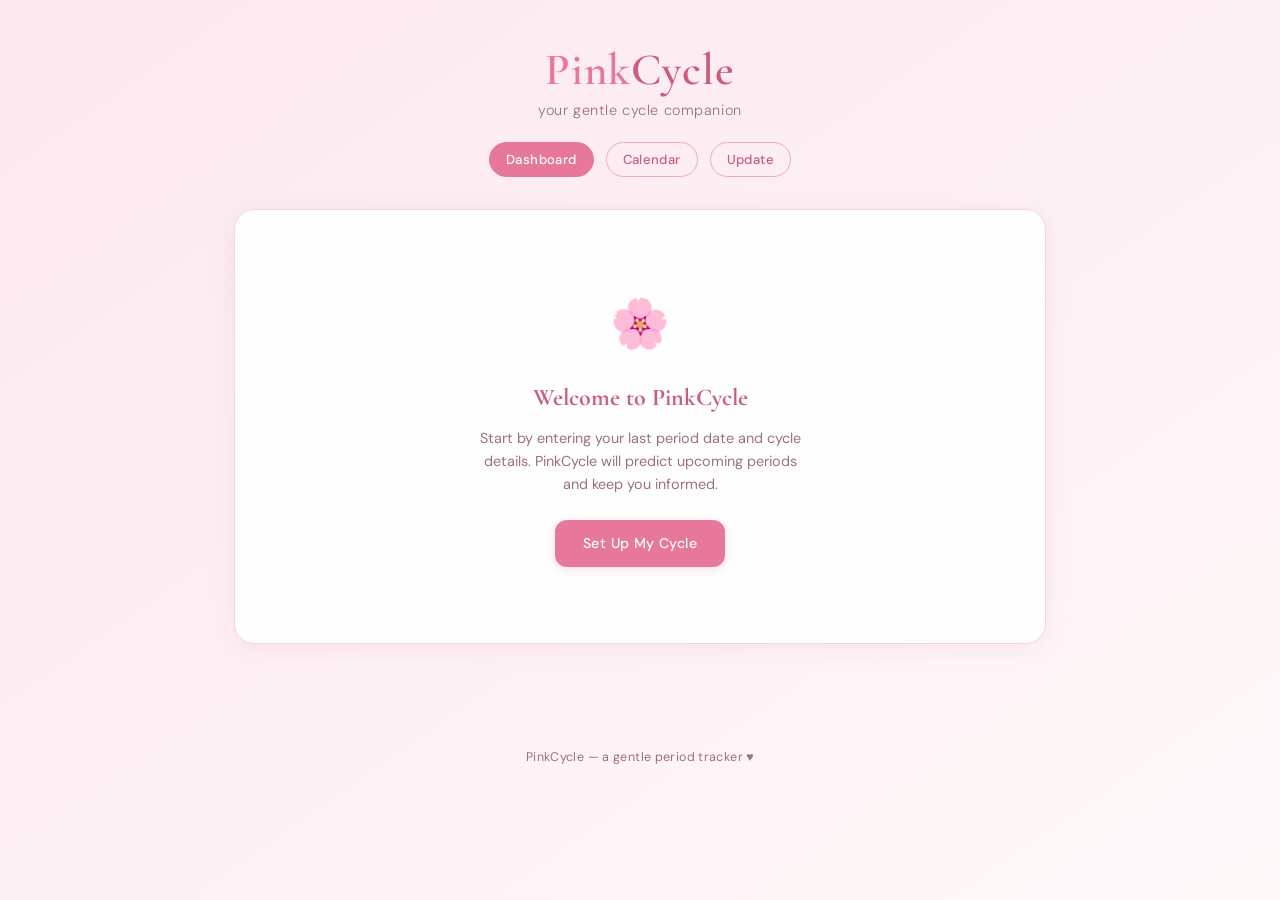
<file: index.html>
<!DOCTYPE html>
<html lang="en">
<head>
  <meta charset="UTF-8" />
  <meta name="viewport" content="width=device-width, initial-scale=1.0" />
  <title>PinkCycle — Dashboard</title>
 <link rel="stylesheet" href="styles.css">
</head>
<body>

  <!-- ═══ HEADER ═══════════════════════════════════════════════ -->
  <header class="site-header">
    <div class="logo">Pink<span>Cycle</span></div>
    <p class="tagline">your gentle cycle companion</p>

    <nav class="site-nav" aria-label="Main navigation">
      <a href="index.html" class="active">Dashboard</a>
      <a href="calendar.html">Calendar</a>
      <a href="update.html">Update</a>
    </nav>
  </header>

  <!-- ═══ MAIN CONTENT ═════════════════════════════════════════ -->
  <main class="wrapper">

    <!-- ── EMPTY STATE (shown when no data is saved yet) ─────── -->
    <!--
      This section is visible by default.
      dashboard.js will hide it once it finds data in localStorage.
    -->
    <div id="empty-state" class="card">
      <div class="empty-state">
        <span class="empty-icon" aria-hidden="true">🌸</span>
        <h2>Welcome to PinkCycle</h2>
        <p>
          Start by entering your last period date and cycle details.
          PinkCycle will predict upcoming periods and keep you informed.
        </p>
        <a href="update.html" class="btn btn-primary">Set Up My Cycle</a>
      </div>
    </div>

    <!-- ── DASHBOARD CONTENT (hidden until data is loaded) ────── -->
    <!--
      dashboard.js will remove the 'hidden' class when data exists.
    -->
    <div id="dashboard-content" class="hidden">

      <!-- Countdown card -->
      <div class="card">
        <div class="card-title">Next Period</div>
        <p class="card-subtitle">Predicted based on your cycle details</p>

        <div class="countdown-wrap">

          <!-- Circular countdown ring -->
          <!--
            The ring is a circle div with a CSS conic-gradient background.
            dashboard.js updates the gradient dynamically via JavaScript.
            The white inner circle (created via ::before pseudo-element
            in CSS) creates the "donut hole" effect.
          -->
          <div class="circle-container" aria-hidden="true">
            <div class="circle-ring" id="countdown-ring">
              <div class="circle-inner">
                <span class="circle-days" id="countdown-days">—</span>
                <span class="circle-label">days left</span>
              </div>
            </div>
          </div>

          <!-- Next period info -->
          <div class="countdown-info">
            <p class="next-date-label">Expected start</p>
            <p class="next-date-value" id="next-date">Loading…</p>

            <div class="cycle-meta" aria-label="Cycle details">
              <span>Cycle length: <strong><span id="meta-cycle-length">—</span> days</strong></span>
              <span>Period lasts: <strong><span id="meta-period-duration">—</span> days</strong></span>
              <span>Last started: <strong><span id="meta-last-start">—</span></strong></span>
            </div>
          </div>

        </div>

        <!-- Navigation buttons -->
        <div class="btn-group">
          <a href="calendar.html" class="btn btn-primary">View Calendar</a>
          <a href="update.html"   class="btn btn-secondary">Update Period</a>
        </div>
      </div>

    </div><!-- /#dashboard-content -->

  </main>

  <!-- ═══ FOOTER ════════════════════════════════════════════════ -->
  <footer class="site-footer">
    <p>PinkCycle &mdash; a gentle period tracker &hearts;</p>
  </footer>

  <!--
    ES6 module script — must include type="module" so the browser
    understands import/export syntax.
    The script is at the bottom so the DOM is ready when it runs.
  -->
  <script type="module" src="dashboard.js"></script>

</body>
</html>
</file>
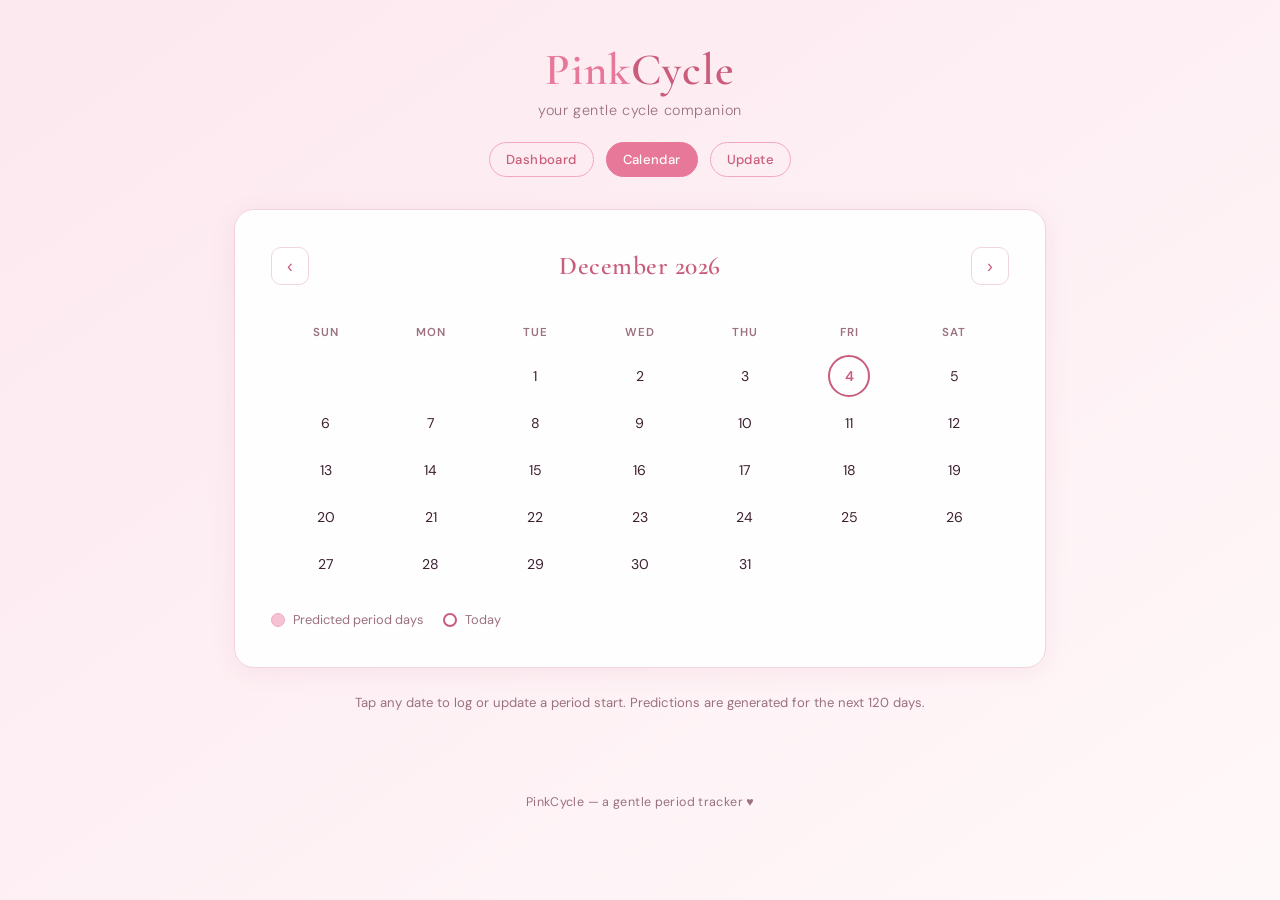
<file: calendar.html>
<!DOCTYPE html>
<html lang="en">
<head>
  <meta charset="UTF-8" />
  <meta name="viewport" content="width=device-width, initial-scale=1.0" />
  <title>PinkCycle — Calendar</title>
 <link rel="stylesheet" href="styles.css">
</head>
<body>

  <!-- ═══ HEADER ═══════════════════════════════════════════════ -->
  <header class="site-header">
    <div class="logo">Pink<span>Cycle</span></div>
    <p class="tagline">your gentle cycle companion</p>

    <nav class="site-nav" aria-label="Main navigation">
      <a href="index.html">Dashboard</a>
      <a href="calendar.html" class="active">Calendar</a>
      <a href="update.html">Update</a>
    </nav>
  </header>

  <!-- ═══ MAIN CONTENT ═════════════════════════════════════════ -->
  <main class="wrapper">

    <div class="card">

      <!-- Month navigation header -->
      <div class="calendar-header">
        <button
          id="prev-month"
          class="cal-nav-btn"
          aria-label="Previous month"
        >&#8249;</button>

        <!-- calendar.js will update this text -->
        <h2 class="month-label" id="month-label">Loading…</h2>

        <button
          id="next-month"
          class="cal-nav-btn"
          aria-label="Next month"
        >&#8250;</button>
      </div>

      <!--
        The calendar is a <table> for semantic correctness
        (days of week in <thead>, day cells in <tbody>).
        calendar.js dynamically builds the <tbody> content.
      -->
      <table class="calendar-grid" role="grid" aria-label="Period prediction calendar">

        <!-- Days of the week header row -->
        <thead>
          <tr>
            <th scope="col" abbr="Sunday">Sun</th>
            <th scope="col" abbr="Monday">Mon</th>
            <th scope="col" abbr="Tuesday">Tue</th>
            <th scope="col" abbr="Wednesday">Wed</th>
            <th scope="col" abbr="Thursday">Thu</th>
            <th scope="col" abbr="Friday">Fri</th>
            <th scope="col" abbr="Saturday">Sat</th>
          </tr>
        </thead>

        <!-- calendar.js fills this in dynamically -->
        <tbody id="calendar-body">
          <!-- Day cells are generated by JavaScript -->
        </tbody>

      </table>

      <!-- Legend explaining the colour coding -->
      <div class="cal-legend" aria-label="Calendar legend">
        <div class="cal-legend-item">
          <div class="cal-legend-dot dot-period"></div>
          <span>Predicted period days</span>
        </div>
        <div class="cal-legend-item">
          <div class="cal-legend-dot dot-today"></div>
          <span>Today</span>
        </div>
      </div>

    </div><!-- /.card -->

    <!-- Tip: shown below the calendar -->
    <p class="text-center" style="font-size:0.82rem; color: var(--color-text-muted); margin-top: 4px;">
      Tap any date to log or update a period start.
      Predictions are generated for the next 120 days.
    </p>

  </main>

  <!-- ═══ FOOTER ════════════════════════════════════════════════ -->
  <footer class="site-footer">
    <p>PinkCycle &mdash; a gentle period tracker &hearts;</p>
  </footer>

  <script type="module" src="calendar.js"></script>

</body>
</html>
</file>
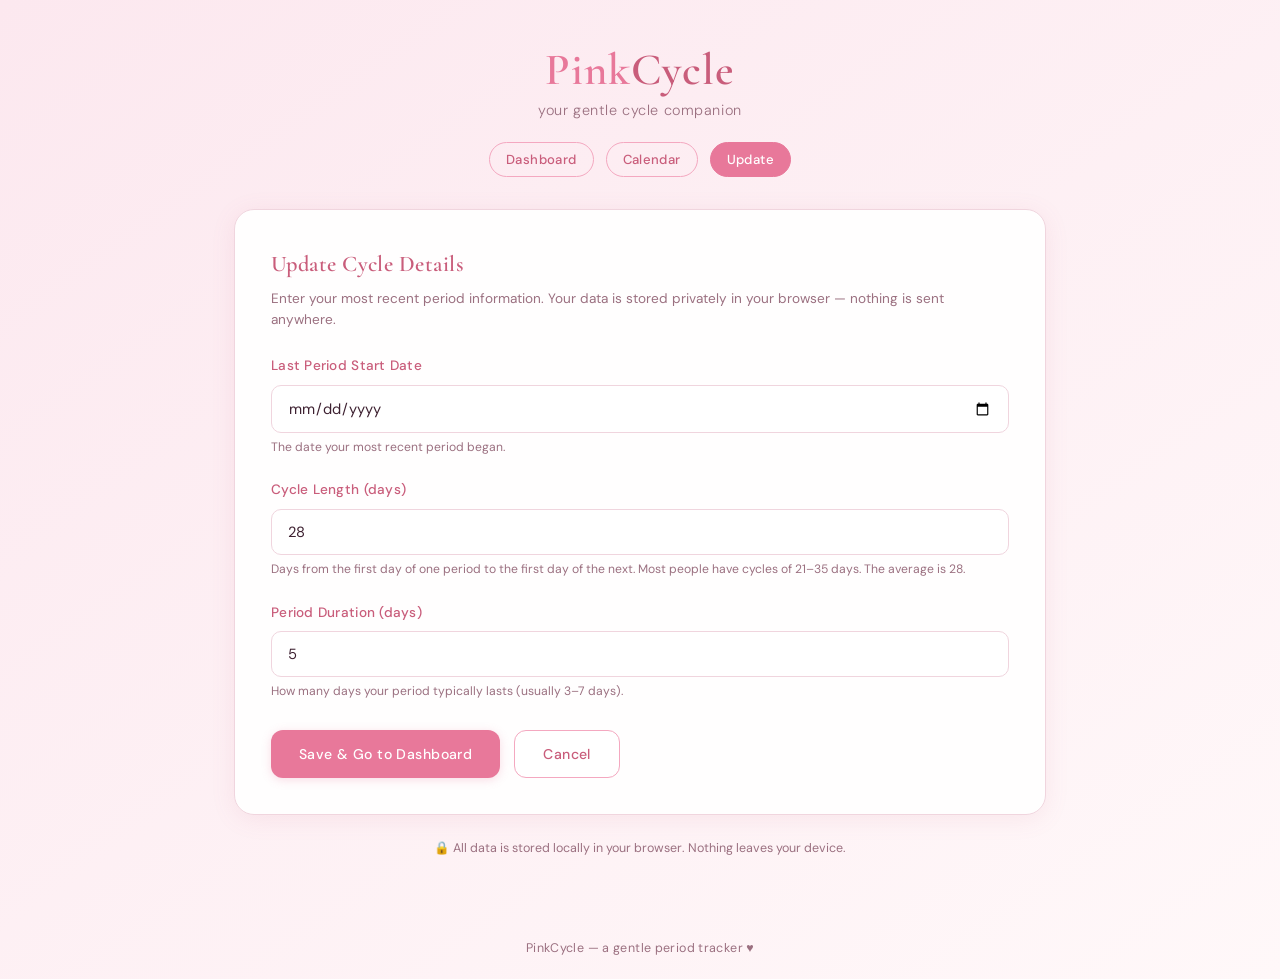
<file: update.html>
<!DOCTYPE html>
<html lang="en">
<head>
  <meta charset="UTF-8" />
  <meta name="viewport" content="width=device-width, initial-scale=1.0" />
  <title>PinkCycle — Update Cycle</title>
  <link rel="stylesheet" href="styles.css">
</head>
<body>

  <!-- ═══ HEADER ═══════════════════════════════════════════════ -->
  <header class="site-header">
    <div class="logo">Pink<span>Cycle</span></div>
    <p class="tagline">your gentle cycle companion</p>

    <nav class="site-nav" aria-label="Main navigation">
      <a href="index.html">Dashboard</a>
      <a href="calendar.html">Calendar</a>
      <a href="update.html" class="active">Update</a>
    </nav>
  </header>

  <!-- ═══ MAIN CONTENT ═════════════════════════════════════════ -->
  <main class="wrapper">

    <div class="card">
      <h1 class="card-title">Update Cycle Details</h1>
      <p class="card-subtitle">
        Enter your most recent period information. Your data is stored
        privately in your browser — nothing is sent anywhere.
      </p>

      <!-- Error message (hidden by default, shown on validation failure) -->
      <div
        id="form-error"
        role="alert"
        style="
          display: none;
          background: #fdecea;
          border: 1.5px solid #f1a8a0;
          border-radius: 12px;
          padding: 12px 18px;
          font-size: 0.86rem;
          color: #8b2a20;
          margin-bottom: 18px;
        "
      ></div>

      <!--
        The form uses id="update-form" so update.js can attach
        a submit event listener without inline JS.
        We use a <form> for semantic HTML and accessibility.
      -->
      <form id="update-form" novalidate>

        <!-- Field 1: Last period start date -->
        <div class="form-group">
          <label class="form-label" for="last-period-start">
            Last Period Start Date
          </label>
          <input
            class="form-input"
            type="date"
            id="last-period-start"
            name="last-period-start"
            required
            aria-required="true"
            aria-describedby="hint-date"
          />
          <span class="form-hint" id="hint-date">
            The date your most recent period began.
          </span>
        </div>

        <!-- Field 2: Cycle length -->
        <div class="form-group">
          <label class="form-label" for="cycle-length">
            Cycle Length (days)
          </label>
          <input
            class="form-input"
            type="number"
            id="cycle-length"
            name="cycle-length"
            min="15"
            max="60"
            value="28"
            required
            aria-required="true"
            aria-describedby="hint-cycle"
          />
          <span class="form-hint" id="hint-cycle">
            Days from the first day of one period to the first day of the next.
            Most people have cycles of 21–35 days. The average is 28.
          </span>
        </div>

        <!-- Field 3: Period duration -->
        <div class="form-group">
          <label class="form-label" for="period-duration">
            Period Duration (days)
          </label>
          <input
            class="form-input"
            type="number"
            id="period-duration"
            name="period-duration"
            min="1"
            max="15"
            value="5"
            required
            aria-required="true"
            aria-describedby="hint-duration"
          />
          <span class="form-hint" id="hint-duration">
            How many days your period typically lasts (usually 3–7 days).
          </span>
        </div>

        <!-- Action buttons -->
        <div class="btn-group">
          <!--
            type="submit" triggers the form's submit event,
            which update.js listens for.
          -->
          <button type="submit" class="btn btn-primary">Save & Go to Dashboard</button>
          <a href="index.html" class="btn btn-secondary">Cancel</a>
        </div>

      </form>

    </div><!-- /.card -->

    <!-- Privacy note -->
    <p class="text-center" style="font-size: 0.78rem; color: var(--color-text-muted); margin-top: 8px;">
      🔒 All data is stored locally in your browser. Nothing leaves your device.
    </p>

  </main>

  <!-- ═══ FOOTER ════════════════════════════════════════════════ -->
  <footer class="site-footer">
    <p>PinkCycle &mdash; a gentle period tracker &hearts;</p>
  </footer>

  <script type="module" src="update.js"></script>

</body>
</html>
</file>
<file: styles.css>
/* ============================================================
   PinkCycle — styles.css
   Global styles for the period tracking app.
   Design: Soft feminine, classy, minimal.
   ============================================================ */

/* ---------- Google Font Import ---------- */
@import url('https://fonts.googleapis.com/css2?family=Cormorant+Garamond:wght@400;500;600&family=DM+Sans:wght@300;400;500;600&display=swap');

/* ---------- CSS Variables (Design Tokens) ---------- */
:root {
  --color-bg-start: #fce8ef;
  --color-bg-end: #fff8f9;
  --color-primary: #e8789a;
  --color-primary-light: #f4a8c0;
  --color-primary-dark: #c95d7b;
  --color-accent: #f9c6d5;
  --color-text: #3d2030;
  --color-text-muted: #9b7080;
  --color-white: #ffffff;
  --color-card: #ffffffee;
  --color-border: #f0d5de;
  --color-today: #c95d7b;
  --color-period-day: #f4c2d2;
  --color-period-day-text: #8b2a4a;

  --shadow-card: 0 4px 24px rgba(200, 100, 130, 0.10);
  --shadow-btn: 0 2px 10px rgba(232, 120, 154, 0.25);

  --radius-card: 20px;
  --radius-btn: 12px;
  --radius-input: 10px;

  --font-display: 'Cormorant Garamond', serif;
  --font-body: 'DM Sans', sans-serif;

  --transition: 0.2s ease;
}

/* ---------- Reset & Base ---------- */
*, *::before, *::after {
  box-sizing: border-box;
  margin: 0;
  padding: 0;
}

html {
  font-size: 16px;
  scroll-behavior: smooth;
}

body {
  font-family: var(--font-body);
  font-weight: 400;
  color: var(--color-text);
  background: linear-gradient(145deg, var(--color-bg-start) 0%, var(--color-bg-end) 100%);
  min-height: 100vh;
  line-height: 1.6;
}

/* ---------- Layout Wrapper ---------- */
.wrapper {
  max-width: 860px;
  margin: 0 auto;
  padding: 0 24px 60px;
}

/* ---------- Header ---------- */
.site-header {
  text-align: center;
  padding: 48px 24px 32px;
}

.site-header .logo {
  font-family: var(--font-display);
  font-size: 2.8rem;
  font-weight: 600;
  color: var(--color-primary);
  letter-spacing: 0.02em;
  line-height: 1;
}

.site-header .logo span {
  color: var(--color-primary-dark);
}

.site-header .tagline {
  font-size: 0.9rem;
  color: var(--color-text-muted);
  margin-top: 6px;
  font-weight: 300;
  letter-spacing: 0.04em;
}

/* ---------- Navigation (page links) ---------- */
.site-nav {
  display: flex;
  justify-content: center;
  gap: 12px;
  margin-top: 20px;
  flex-wrap: wrap;
}

.site-nav a {
  font-size: 0.82rem;
  font-weight: 500;
  color: var(--color-primary-dark);
  text-decoration: none;
  padding: 6px 16px;
  border: 1.5px solid var(--color-primary-light);
  border-radius: 50px;
  transition: background var(--transition), color var(--transition);
  letter-spacing: 0.03em;
}

.site-nav a:hover,
.site-nav a.active {
  background: var(--color-primary);
  color: var(--color-white);
  border-color: var(--color-primary);
}

/* ---------- Cards ---------- */
.card {
  background: var(--color-card);
  border-radius: var(--radius-card);
  box-shadow: var(--shadow-card);
  padding: 36px;
  margin-bottom: 24px;
  border: 1px solid var(--color-border);
}

.card-title {
  font-family: var(--font-display);
  font-size: 1.4rem;
  font-weight: 600;
  color: var(--color-primary-dark);
  margin-bottom: 6px;
  letter-spacing: 0.02em;
}

.card-subtitle {
  font-size: 0.85rem;
  color: var(--color-text-muted);
  margin-bottom: 24px;
}

/* ---------- Buttons ---------- */
.btn {
  display: inline-block;
  font-family: var(--font-body);
  font-size: 0.88rem;
  font-weight: 500;
  padding: 12px 28px;
  border-radius: var(--radius-btn);
  border: none;
  cursor: pointer;
  text-decoration: none;
  transition: all var(--transition);
  letter-spacing: 0.03em;
}

.btn-primary {
  background: var(--color-primary);
  color: var(--color-white);
  box-shadow: var(--shadow-btn);
}

.btn-primary:hover {
  background: var(--color-primary-dark);
  box-shadow: 0 4px 16px rgba(200, 90, 120, 0.35);
  transform: translateY(-1px);
}

.btn-secondary {
  background: var(--color-white);
  color: var(--color-primary-dark);
  border: 1.5px solid var(--color-primary-light);
}

.btn-secondary:hover {
  background: var(--color-accent);
  border-color: var(--color-primary);
  transform: translateY(-1px);
}

.btn-group {
  display: flex;
  gap: 14px;
  margin-top: 28px;
  flex-wrap: wrap;
}

/* ---------- Form Elements ---------- */
.form-group {
  margin-bottom: 22px;
}

.form-label {
  display: block;
  font-size: 0.85rem;
  font-weight: 500;
  color: var(--color-primary-dark);
  margin-bottom: 8px;
  letter-spacing: 0.02em;
}

.form-hint {
  display: block;
  font-size: 0.76rem;
  color: var(--color-text-muted);
  margin-top: 5px;
}

.form-input {
  width: 100%;
  padding: 12px 16px;
  font-family: var(--font-body);
  font-size: 0.92rem;
  color: var(--color-text);
  background: #fff;
  border: 1.5px solid var(--color-border);
  border-radius: var(--radius-input);
  outline: none;
  transition: border-color var(--transition), box-shadow var(--transition);
  appearance: none;
}

.form-input:focus {
  border-color: var(--color-primary);
  box-shadow: 0 0 0 3px rgba(232, 120, 154, 0.12);
}

/* ---------- Empty State ---------- */
.empty-state {
  text-align: center;
  padding: 40px 20px;
}

.empty-state .empty-icon {
  font-size: 3rem;
  margin-bottom: 16px;
  display: block;
}

.empty-state h2 {
  font-family: var(--font-display);
  font-size: 1.5rem;
  color: var(--color-primary-dark);
  margin-bottom: 10px;
}

.empty-state p {
  font-size: 0.9rem;
  color: var(--color-text-muted);
  margin-bottom: 24px;
  max-width: 340px;
  margin-left: auto;
  margin-right: auto;
}

/* ---------- Countdown Circle ---------- */
.countdown-wrap {
  display: flex;
  flex-direction: column;
  align-items: center;
  gap: 28px;
}

@media (min-width: 560px) {
  .countdown-wrap {
    flex-direction: row;
    align-items: center;
    gap: 40px;
  }
}

.circle-container {
  position: relative;
  width: 160px;
  height: 160px;
  flex-shrink: 0;
}

/* The conic-gradient ring */
.circle-ring {
  width: 160px;
  height: 160px;
  border-radius: 50%;
  /* JavaScript will update the conic-gradient via inline style on the element */
  background: conic-gradient(var(--color-primary) 0%, var(--color-accent) 0%);
  display: flex;
  align-items: center;
  justify-content: center;
  /* Donut hole — inner white circle layered on top with pseudo-element */
  position: relative;
}

.circle-ring::before {
  content: '';
  position: absolute;
  width: 118px;
  height: 118px;
  background: var(--color-white);
  border-radius: 50%;
  z-index: 1;
}

.circle-inner {
  position: relative;
  z-index: 2;
  text-align: center;
}

.circle-days {
  font-family: var(--font-display);
  font-size: 2.4rem;
  font-weight: 600;
  color: var(--color-primary-dark);
  line-height: 1;
  display: block;
}

.circle-label {
  font-size: 0.7rem;
  color: var(--color-text-muted);
  text-transform: uppercase;
  letter-spacing: 0.08em;
  display: block;
  margin-top: 2px;
}

/* Info next to circle */
.countdown-info {
  flex: 1;
}

.countdown-info .next-date-label {
  font-size: 0.78rem;
  text-transform: uppercase;
  letter-spacing: 0.08em;
  color: var(--color-text-muted);
  margin-bottom: 6px;
}

.countdown-info .next-date-value {
  font-family: var(--font-display);
  font-size: 1.9rem;
  font-weight: 600;
  color: var(--color-primary-dark);
  line-height: 1.1;
  margin-bottom: 12px;
}

.countdown-info .cycle-meta {
  font-size: 0.82rem;
  color: var(--color-text-muted);
  display: flex;
  flex-direction: column;
  gap: 4px;
}

.countdown-info .cycle-meta span strong {
  color: var(--color-text);
  font-weight: 500;
}

/* ---------- Calendar ---------- */
.calendar-header {
  display: flex;
  align-items: center;
  justify-content: space-between;
  margin-bottom: 24px;
}

.calendar-header .month-label {
  font-family: var(--font-display);
  font-size: 1.6rem;
  font-weight: 600;
  color: var(--color-primary-dark);
  letter-spacing: 0.02em;
}

.cal-nav-btn {
  background: var(--color-white);
  border: 1.5px solid var(--color-border);
  border-radius: 10px;
  width: 38px;
  height: 38px;
  cursor: pointer;
  font-size: 1.1rem;
  color: var(--color-primary-dark);
  display: flex;
  align-items: center;
  justify-content: center;
  transition: all var(--transition);
}

.cal-nav-btn:hover {
  background: var(--color-accent);
  border-color: var(--color-primary-light);
}

.calendar-grid {
  width: 100%;
  border-collapse: separate;
  border-spacing: 5px;
}

.calendar-grid th {
  font-size: 0.72rem;
  font-weight: 600;
  text-transform: uppercase;
  letter-spacing: 0.08em;
  color: var(--color-text-muted);
  text-align: center;
  padding: 8px 4px;
}

.calendar-grid td {
  text-align: center;
  vertical-align: top;
}

.cal-day {
  display: flex;
  align-items: center;
  justify-content: center;
  width: 42px;
  height: 42px;
  margin: 0 auto;
  border-radius: 50%;
  font-size: 0.88rem;
  cursor: pointer;
  transition: all var(--transition);
  text-decoration: none;
  color: var(--color-text);
}

.cal-day:hover {
  background: var(--color-accent);
}

/* Today's date: outlined ring */
.cal-day.today {
  border: 2px solid var(--color-today);
  color: var(--color-today);
  font-weight: 600;
}

/* Predicted period days: soft pink fill */
.cal-day.period-day {
  background: var(--color-period-day);
  color: var(--color-period-day-text);
  font-weight: 500;
}

.cal-day.period-day:hover {
  background: var(--color-primary-light);
}

/* Empty cells (days before month start) */
.cal-day.empty {
  cursor: default;
  pointer-events: none;
  opacity: 0;
}

/* Calendar legend */
.cal-legend {
  display: flex;
  gap: 20px;
  margin-top: 20px;
  flex-wrap: wrap;
}

.cal-legend-item {
  display: flex;
  align-items: center;
  gap: 8px;
  font-size: 0.8rem;
  color: var(--color-text-muted);
}

.cal-legend-dot {
  width: 14px;
  height: 14px;
  border-radius: 50%;
}

.cal-legend-dot.dot-period {
  background: var(--color-period-day);
  border: 1px solid var(--color-primary-light);
}

.cal-legend-dot.dot-today {
  border: 2px solid var(--color-today);
}

/* ---------- Success Banner ---------- */
.success-banner {
  display: none;
  background: #f0faf3;
  border: 1.5px solid #a8d9b4;
  border-radius: 12px;
  padding: 14px 20px;
  font-size: 0.88rem;
  color: #2e6e42;
  margin-bottom: 20px;
}

/* ---------- Footer ---------- */
.site-footer {
  text-align: center;
  padding: 20px;
  font-size: 0.78rem;
  color: var(--color-text-muted);
  letter-spacing: 0.03em;
}

/* ---------- Utility ---------- */
.text-center { text-align: center; }
.mt-8 { margin-top: 8px; }
.mt-16 { margin-top: 16px; }
.hidden { display: none !important; }

/* ---------- Responsive ---------- */
@media (max-width: 768px) {
  .site-header .logo {
    font-size: 2.2rem;
  }

  .card {
    padding: 24px 20px;
  }

  .cal-day {
    width: 34px;
    height: 34px;
    font-size: 0.80rem;
  }

  .circle-container {
    width: 130px;
    height: 130px;
  }

  .circle-ring {
    width: 130px;
    height: 130px;
  }

  .circle-ring::before {
    width: 96px;
    height: 96px;
  }

  .circle-days {
    font-size: 2rem;
  }

  .btn-group {
    flex-direction: column;
  }

  .btn {
    text-align: center;
  }
}
</file>
